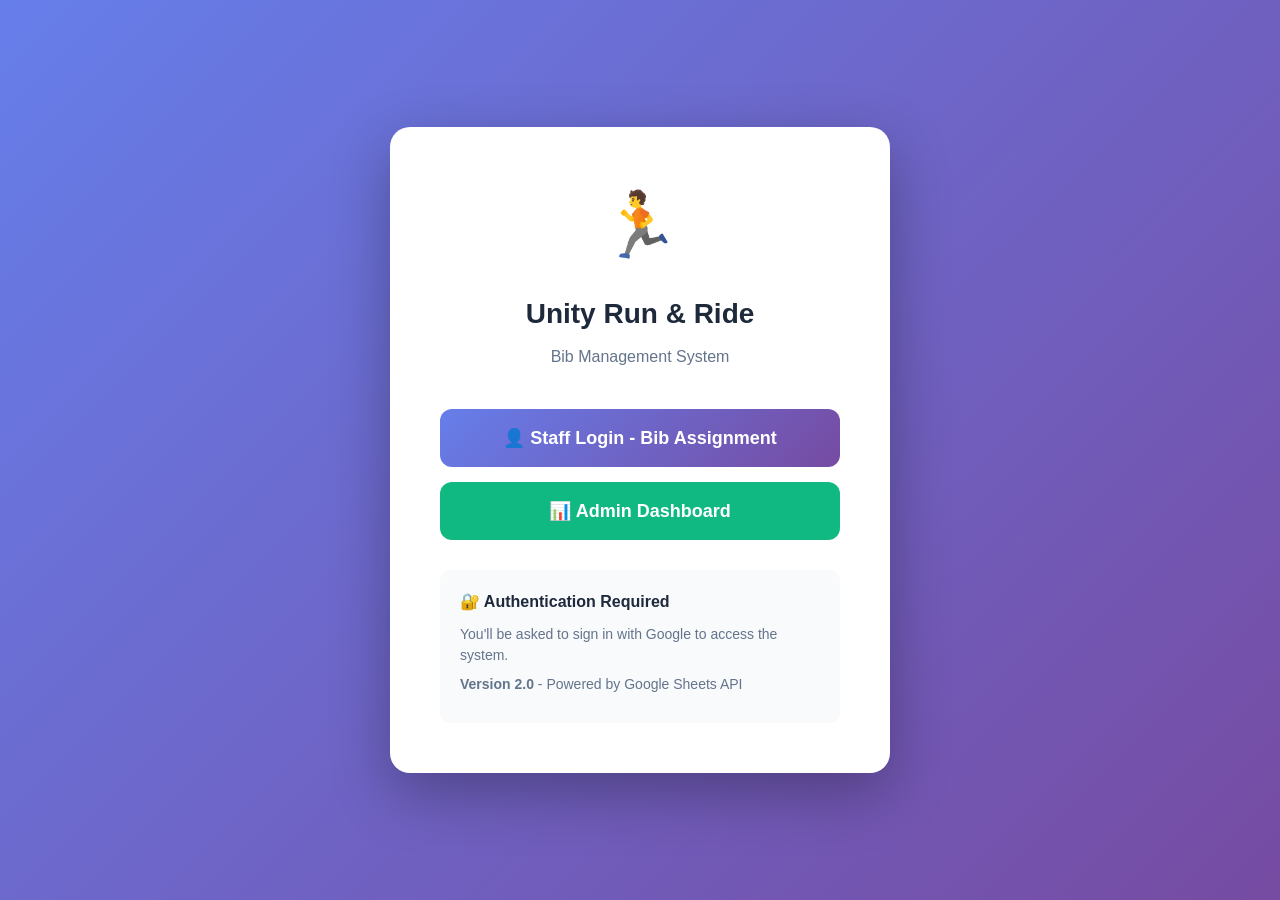
<file: index.html>
<!DOCTYPE html>
<html lang="en">
<head>
    <meta charset="UTF-8">
    <meta name="viewport" content="width=device-width, initial-scale=1.0">
    <meta name="theme-color" content="#667eea">
    <title>Unity Run & Ride - Bib Management</title>
    <link rel="stylesheet" href="css/styles.css">
    <link rel="manifest" href="manifest.json">
</head>
<body>
    <div class="login-container">
        <div class="logo">🏃</div>
        <h1>Unity Run & Ride</h1>
        <p class="subtitle">Bib Management System</p>
        
        <div class="button-group">
            <button onclick="window.location.href='app.html'" class="btn btn-primary">
                👤 Staff Login - Bib Assignment
            </button>
            <button onclick="window.location.href='dashboard.html'" class="btn btn-secondary">
                📊 Admin Dashboard
            </button>
        </div>
        
        <div class="info-box">
            <h3>🔐 Authentication Required</h3>
            <p>You'll be asked to sign in with Google to access the system.</p>
            <p><strong>Version 2.0</strong> - Powered by Google Sheets API</p>
        </div>
    </div>

    <style>
        * {
            margin: 0;
            padding: 0;
            box-sizing: border-box;
        }
        
        body {
            font-family: 'Segoe UI', Tahoma, Geneva, Verdana, sans-serif;
            background: linear-gradient(135deg, #667eea 0%, #764ba2 100%);
            min-height: 100vh;
            display: flex;
            align-items: center;
            justify-content: center;
            padding: 20px;
        }
        
        .login-container {
            background: white;
            padding: 50px;
            border-radius: 20px;
            box-shadow: 0 20px 60px rgba(0,0,0,0.3);
            max-width: 500px;
            width: 100%;
            text-align: center;
        }
        
        .logo {
            font-size: 64px;
            margin-bottom: 20px;
        }
        
        h1 {
            font-size: 28px;
            color: #1e293b;
            margin-bottom: 10px;
        }
        
        .subtitle {
            color: #64748b;
            margin-bottom: 40px;
            font-size: 16px;
        }
        
        .button-group {
            display: flex;
            flex-direction: column;
            gap: 15px;
            margin-bottom: 30px;
        }
        
        .btn {
            padding: 18px 30px;
            border: none;
            border-radius: 12px;
            font-size: 18px;
            font-weight: 600;
            cursor: pointer;
            transition: all 0.3s;
            color: white;
        }
        
        .btn-primary {
            background: linear-gradient(135deg, #667eea 0%, #764ba2 100%);
        }
        
        .btn-primary:hover {
            transform: translateY(-3px);
            box-shadow: 0 10px 25px rgba(102, 126, 234, 0.4);
        }
        
        .btn-secondary {
            background: #10b981;
        }
        
        .btn-secondary:hover {
            background: #059669;
            transform: translateY(-3px);
            box-shadow: 0 10px 25px rgba(16, 185, 129, 0.4);
        }
        
        .info-box {
            background: #f8fafc;
            padding: 20px;
            border-radius: 10px;
            text-align: left;
            font-size: 14px;
            color: #64748b;
        }
        
        .info-box h3 {
            color: #1e293b;
            font-size: 16px;
            margin-bottom: 10px;
        }
        
        .info-box p {
            margin-bottom: 8px;
        }
    </style>
</body>
</html>
</file>
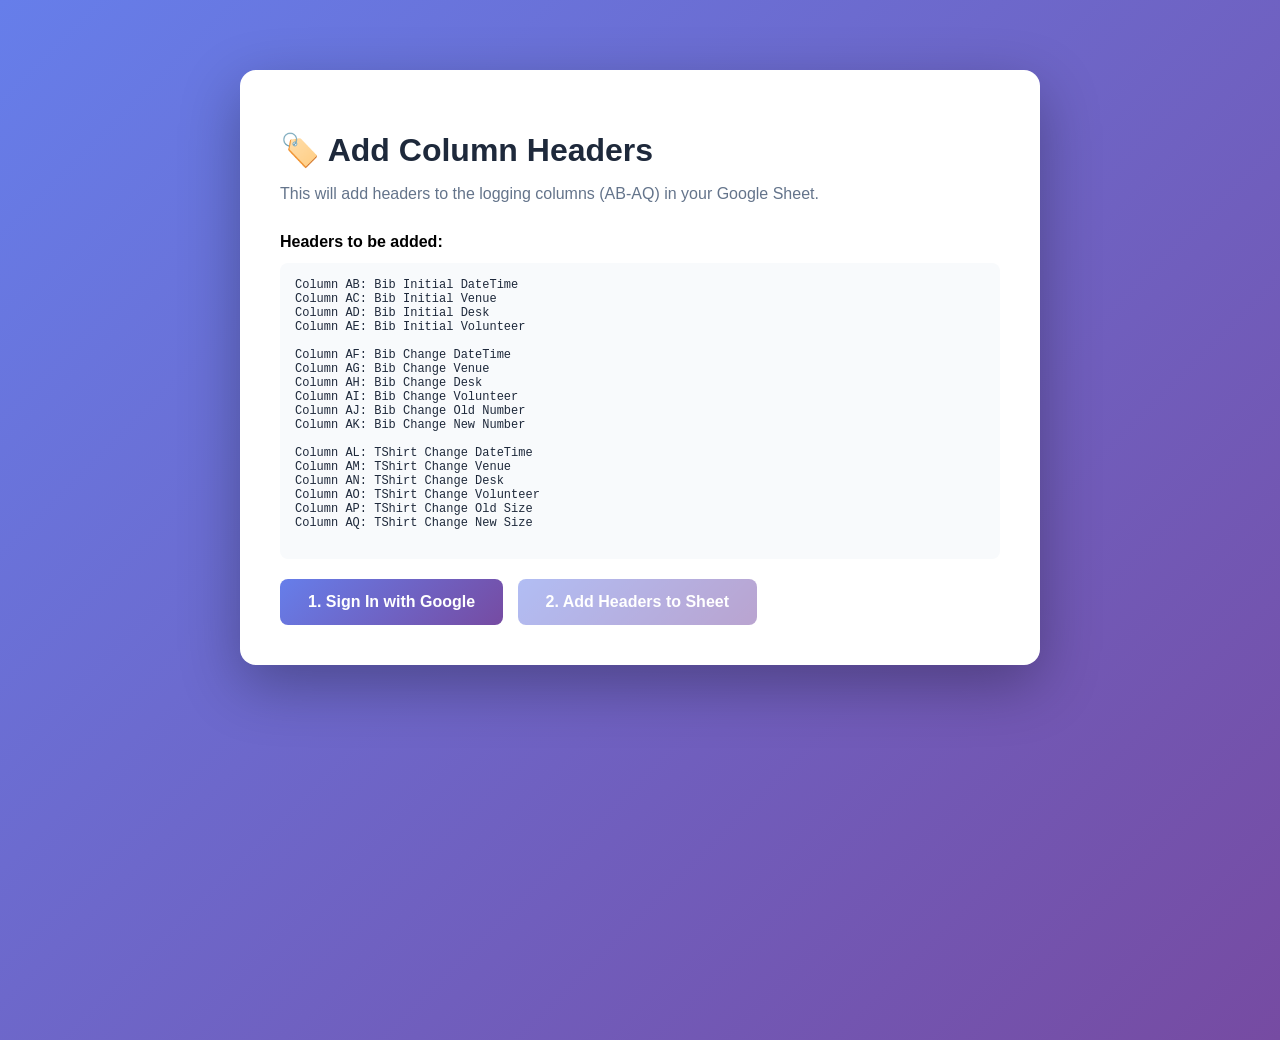
<file: add-headers.html>
<!DOCTYPE html>
<html>
<head>
    <meta charset="UTF-8">
    <title>Add Column Headers - Unity Run & Ride</title>
    <style>
        body {
            font-family: -apple-system, BlinkMacSystemFont, 'Segoe UI', Roboto, sans-serif;
            max-width: 800px;
            margin: 50px auto;
            padding: 20px;
            background: linear-gradient(135deg, #667eea 0%, #764ba2 100%);
            min-height: 100vh;
        }
        .container {
            background: white;
            padding: 40px;
            border-radius: 16px;
            box-shadow: 0 20px 60px rgba(0,0,0,0.3);
        }
        h1 { color: #1e293b; margin-bottom: 10px; }
        p { color: #64748b; margin-bottom: 30px; }
        button {
            background: linear-gradient(135deg, #667eea 0%, #764ba2 100%);
            color: white;
            border: none;
            padding: 14px 28px;
            border-radius: 8px;
            font-size: 16px;
            font-weight: 600;
            cursor: pointer;
            margin-right: 10px;
        }
        button:hover { opacity: 0.9; }
        button:disabled { opacity: 0.5; cursor: not-allowed; }
        #status {
            margin-top: 20px;
            padding: 15px;
            border-radius: 8px;
            display: none;
        }
        .success { background: #d1fae5; color: #065f46; display: block; }
        .error { background: #fee2e2; color: #991b1b; display: block; }
        .info { background: #dbeafe; color: #1e40af; display: block; }
        pre {
            background: #f8fafc;
            padding: 15px;
            border-radius: 8px;
            overflow-x: auto;
            font-size: 12px;
            color: #1e293b;
        }
    </style>
</head>
<body>
    <div class="container">
        <h1>🏷️ Add Column Headers</h1>
        <p>This will add headers to the logging columns (AB-AQ) in your Google Sheet.</p>

        <div style="margin-bottom: 20px;">
            <strong>Headers to be added:</strong>
            <pre>
Column AB: Bib Initial DateTime
Column AC: Bib Initial Venue
Column AD: Bib Initial Desk
Column AE: Bib Initial Volunteer

Column AF: Bib Change DateTime
Column AG: Bib Change Venue
Column AH: Bib Change Desk
Column AI: Bib Change Volunteer
Column AJ: Bib Change Old Number
Column AK: Bib Change New Number

Column AL: TShirt Change DateTime
Column AM: TShirt Change Venue
Column AN: TShirt Change Desk
Column AO: TShirt Change Volunteer
Column AP: TShirt Change Old Size
Column AQ: TShirt Change New Size
            </pre>
        </div>

        <button id="signInBtn">1. Sign In with Google</button>
        <button id="addHeadersBtn" disabled>2. Add Headers to Sheet</button>

        <div id="status"></div>
    </div>

    <script src="https://apis.google.com/js/api.js"></script>
    <script src="https://accounts.google.com/gsi/client" async defer></script>
    <script src="config.js"></script>
    <script>
        let tokenClient;
        let accessToken;

        // Initialize
        window.onload = async () => {
            await new Promise((resolve) => {
                gapi.load('client', resolve);
            });

            await gapi.client.init({
                apiKey: CONFIG.API_KEY,
                discoveryDocs: CONFIG.DISCOVERY_DOCS,
            });

            tokenClient = google.accounts.oauth2.initTokenClient({
                client_id: CONFIG.CLIENT_ID,
                scope: CONFIG.SCOPES,
                callback: (response) => {
                    if (response.error) {
                        showStatus('Sign-in failed: ' + response.error, 'error');
                        return;
                    }
                    accessToken = response.access_token;
                    gapi.client.setToken({ access_token: accessToken });
                    showStatus('✓ Signed in successfully!', 'success');
                    document.getElementById('addHeadersBtn').disabled = false;
                }
            });
        };

        document.getElementById('signInBtn').addEventListener('click', () => {
            tokenClient.requestAccessToken();
        });

        document.getElementById('addHeadersBtn').addEventListener('click', async () => {
            if (!accessToken) {
                showStatus('Please sign in first', 'error');
                return;
            }

            try {
                showStatus('Adding headers to sheet...', 'info');
                document.getElementById('addHeadersBtn').disabled = true;

                // Define headers
                const headers = [
                    'Bib Initial DateTime',
                    'Bib Initial Venue',
                    'Bib Initial Desk',
                    'Bib Initial Volunteer',
                    'Bib Change DateTime',
                    'Bib Change Venue',
                    'Bib Change Desk',
                    'Bib Change Volunteer',
                    'Bib Change Old Number',
                    'Bib Change New Number',
                    'TShirt Change DateTime',
                    'TShirt Change Venue',
                    'TShirt Change Desk',
                    'TShirt Change Volunteer',
                    'TShirt Change Old Size',
                    'TShirt Change New Size'
                ];

                // Add headers to row 1, starting at column AB (27)
                await gapi.client.sheets.spreadsheets.values.update({
                    spreadsheetId: CONFIG.SHEET_ID,
                    range: `${CONFIG.SHEET_NAME}!AB1:AQ1`,
                    valueInputOption: 'RAW',
                    resource: {
                        values: [headers]
                    }
                });

                // Format the header row (bold, centered, background color)
                await gapi.client.sheets.spreadsheets.batchUpdate({
                    spreadsheetId: CONFIG.SHEET_ID,
                    resource: {
                        requests: [
                            {
                                repeatCell: {
                                    range: {
                                        sheetId: 0,
                                        startRowIndex: 0,
                                        endRowIndex: 1,
                                        startColumnIndex: 27, // Column AB
                                        endColumnIndex: 43    // Column AQ
                                    },
                                    cell: {
                                        userEnteredFormat: {
                                            backgroundColor: { red: 0.4, green: 0.5, blue: 0.9 },
                                            textFormat: {
                                                foregroundColor: { red: 1, green: 1, blue: 1 },
                                                bold: true
                                            },
                                            horizontalAlignment: 'CENTER',
                                            verticalAlignment: 'MIDDLE'
                                        }
                                    },
                                    fields: 'userEnteredFormat(backgroundColor,textFormat,horizontalAlignment,verticalAlignment)'
                                }
                            },
                            {
                                autoResizeDimensions: {
                                    dimensions: {
                                        sheetId: 0,
                                        dimension: 'COLUMNS',
                                        startIndex: 27,
                                        endIndex: 43
                                    }
                                }
                            }
                        ]
                    }
                });

                showStatus('✅ SUCCESS! Headers added and formatted in columns AB-AQ', 'success');
                document.getElementById('addHeadersBtn').textContent = '✓ Headers Added';

            } catch (error) {
                console.error('Error:', error);
                showStatus('❌ Error: ' + (error.result?.error?.message || error.message), 'error');
                document.getElementById('addHeadersBtn').disabled = false;
            }
        });

        function showStatus(message, type) {
            const status = document.getElementById('status');
            status.textContent = message;
            status.className = type;
        }
    </script>
</body>
</html>
</file>
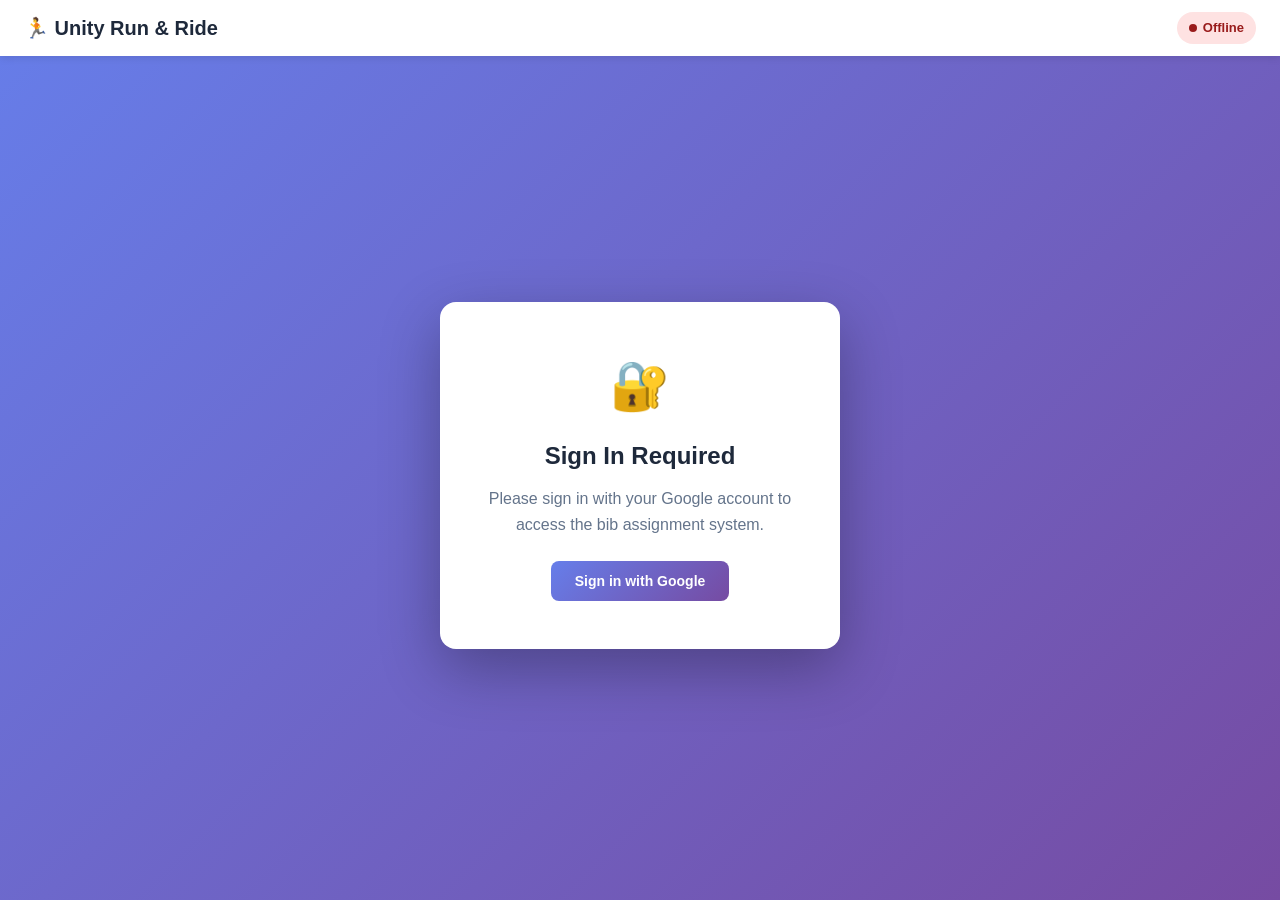
<file: app.html>
<!DOCTYPE html>
<html lang="en">
<head>
    <meta charset="UTF-8">
    <meta name="viewport" content="width=device-width, initial-scale=1.0">
    <meta name="theme-color" content="#667eea">
    <title>Unity Run & Ride - Bib Assignment</title>
    <link rel="stylesheet" href="css/styles.css">
    <link rel="manifest" href="manifest.json">
</head>
<body>
    <!-- Compact Header -->
    <header class="header">
        <div class="header-left-info">
            <div class="header-title">🏃 Unity Run & Ride</div>
            <div id="sessionInfo" class="session-info" style="display:none;">
                <span class="session-item">📍 <strong id="sessionVenue">-</strong></span>
                <span class="session-item">🖥️ Desk <strong id="sessionDesk">-</strong></span>
                <span class="session-item">👤 <strong id="sessionVolunteer">-</strong></span>
            </div>
        </div>
        <div class="header-actions">
            <div id="connectionStatus" class="status-indicator">
                <span class="status-dot"></span>
                <span id="statusText">Offline</span>
            </div>
            <button id="dashboardBtn" class="btn-header" style="display:none">📊 Dashboard</button>
            <button id="settingsBtn" class="btn-header" style="display:none">⚙️</button>
            <button id="signOutBtn" class="btn-header" style="display:none">🚪</button>
        </div>
    </header>

    <!-- Auth Section -->
    <div id="authSection" class="auth-container">
        <div class="auth-box">
            <div class="auth-icon">🔐</div>
            <h2>Sign In Required</h2>
            <p>Please sign in with your Google account to access the bib assignment system.</p>
            <button id="signInBtn" class="btn-primary">Sign in with Google</button>
        </div>
    </div>

    <!-- Main App -->
    <main id="mainApp" class="main-container" style="display:none;">
        <!-- Search Section -->
        <div class="search-container">
            <div class="search-wrapper">
                <span class="search-icon">🔍</span>
                <input 
                    type="text" 
                    id="searchInput" 
                    class="search-input" 
                    placeholder="Search by Mobile, Email, or Name..."
                    autocomplete="off"
                >
                <button id="clearSearchBtn" class="btn-clear" style="display:none;">×</button>
                <span class="search-shortcut">/</span>
            </div>
            <div class="search-hint">💡 Try: 9014695864, email@example.com, or "Rajesh"</div>
        </div>

        <!-- Stats Bar -->
        <div id="statsBar" class="stats-bar" style="display:none;">
            <span>📊 Quick Stats:</span>
            <span id="statsText">Loading...</span>
        </div>

        <!-- Results Container (Cards) -->
        <div id="cardsContainer" class="cards-container"></div>

        <!-- Empty State -->
        <div id="emptyState" class="empty-state">
            <div class="empty-icon">🔍</div>
            <h3>Start by searching for a participant</h3>
            <p>Enter a mobile number, email, or name to get started</p>
            <p class="empty-hint">Press <kbd>/</kbd> to focus search</p>
        </div>

        <!-- Offline Queue Banner -->
        <div id="queueBanner" class="queue-banner" style="display:none;">
            <div class="queue-info">
                <span class="queue-icon">📦</span>
                <span id="queueText">6 pending assignments in offline queue</span>
            </div>
            <div class="queue-actions">
                <button id="syncBtn" class="btn-small">🔄 Sync</button>
                <button id="clearQueueBtn" class="btn-small btn-danger">🗑️ Clear</button>
            </div>
        </div>
    </main>

    <!-- Settings Panel (Slide-out) -->
    <div id="settingsPanel" class="settings-panel">
        <div class="settings-overlay"></div>
        <div class="settings-content">
            <div class="settings-header">
                <h2>⚙️ Session Settings</h2>
                <button id="closeSettingsBtn" class="btn-close">×</button>
            </div>
            
            <div class="settings-body">
                <div class="setting-group">
                    <label class="setting-label">📍 Venue</label>
                    <div class="radio-group">
                        <label class="radio-option">
                            <input type="radio" name="venue" value="Prabhadevi">
                            <span>Prabhadevi</span>
                        </label>
                        <label class="radio-option">
                            <input type="radio" name="venue" value="Andheri">
                            <span>Andheri</span>
                        </label>
                    </div>
                </div>

                <div class="setting-group">
                    <label class="setting-label">🖥️ Desk Number</label>
                    <div class="desk-group">
                        <button class="desk-btn" data-desk="1">1</button>
                        <button class="desk-btn" data-desk="2">2</button>
                        <button class="desk-btn" data-desk="3">3</button>
                        <button class="desk-btn" data-desk="4">4</button>
                    </div>
                </div>

                <div class="setting-group">
                    <label class="setting-label">👤 Your Name</label>
                    <input type="text" id="staffNameInput" class="setting-input" placeholder="Enter your name">
                </div>

                <button id="saveSettingsBtn" class="btn-primary btn-full">✓ Save Settings</button>

                <div class="settings-divider"></div>

                <div class="settings-actions">
                    <button id="viewStatsBtn" class="btn-secondary btn-full">📊 View Statistics</button>
                </div>
            </div>
        </div>
    </div>

    <!-- Loading Overlay -->
    <div id="loadingOverlay" class="loading-overlay" style="display:none;">
        <div class="spinner"></div>
        <p id="loadingText">Loading...</p>
    </div>

    <!-- Scripts -->
    <script src="https://apis.google.com/js/api.js"></script>
    <script src="https://accounts.google.com/gsi/client" async defer></script>
    <script src="config.js"></script>
    <script src="js/sheets-api.js"></script>
    <script src="js/offline.js"></script>
    <script src="js/app.js"></script>
</body>
</html>
</file>
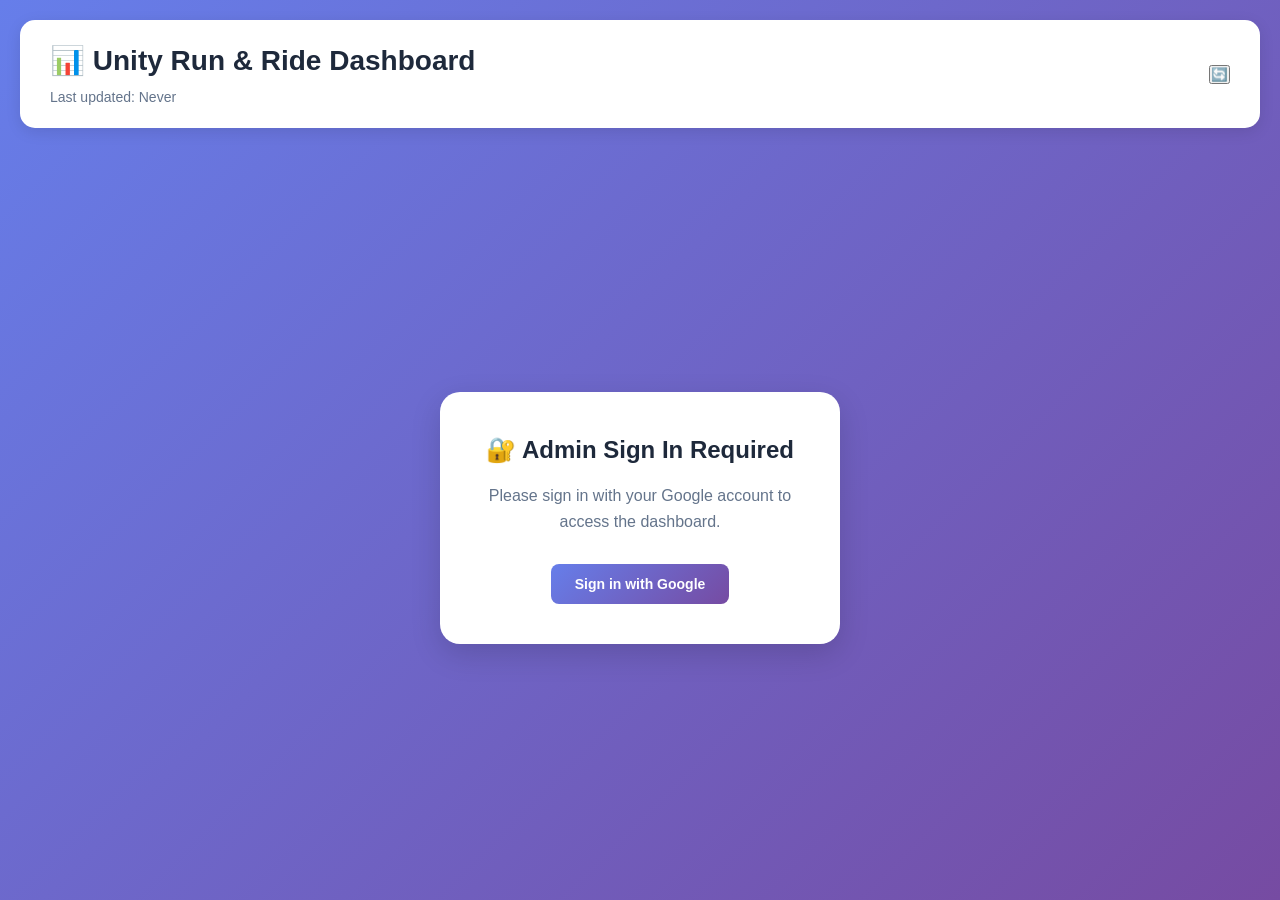
<file: dashboard.html>
<!DOCTYPE html>
<html lang="en">
<head>
    <meta charset="UTF-8">
    <meta name="viewport" content="width=device-width, initial-scale=1.0">
    <meta name="theme-color" content="#667eea">
    <title>Admin Dashboard - Unity Run & Ride</title>
    <link rel="stylesheet" href="css/styles.css">
</head>
<body>
    <div class="dashboard-container">
        <!-- Header -->
        <header class="dashboard-header">
            <div class="header-left">
                <h1>📊 Unity Run & Ride Dashboard</h1>
                <p id="lastUpdate">Last updated: Never</p>
            </div>
            <div class="header-right">
                <button id="refreshBtn" class="btn-icon" title="Refresh">🔄</button>
                <button id="signOutBtn" class="btn-icon" title="Sign Out" style="display:none">🚪</button>
            </div>
        </header>

        <!-- Auth Section -->
        <div id="authSection" class="auth-section">
            <div class="auth-card">
                <h2>🔐 Admin Sign In Required</h2>
                <p>Please sign in with your Google account to access the dashboard.</p>
                <button id="signInBtn" class="btn btn-primary">
                    Sign in with Google
                </button>
            </div>
        </div>

        <!-- Main Dashboard (hidden until signed in) -->
        <div id="mainDashboard" style="display:none;">
            <!-- Summary Cards -->
            <div class="stats-grid">
                <div class="stat-card primary">
                    <div class="stat-icon">👥</div>
                    <div class="stat-content">
                        <div class="stat-value" id="totalRegistrants">0</div>
                        <div class="stat-label">Total Registrants</div>
                    </div>
                </div>
                
                <div class="stat-card success">
                    <div class="stat-icon">✓</div>
                    <div class="stat-content">
                        <div class="stat-value" id="totalAssigned">0</div>
                        <div class="stat-label">Bibs Assigned</div>
                    </div>
                </div>
                
                <div class="stat-card warning">
                    <div class="stat-icon">⏳</div>
                    <div class="stat-content">
                        <div class="stat-value" id="totalPending">0</div>
                        <div class="stat-label">Pending</div>
                    </div>
                </div>
                
                <div class="stat-card info">
                    <div class="stat-icon">📈</div>
                    <div class="stat-content">
                        <div class="stat-value" id="completionRate">0%</div>
                        <div class="stat-label">Completion Rate</div>
                    </div>
                </div>
            </div>

            <!-- Category Breakdown -->
            <div class="section-card">
                <h2>📊 Category Breakdown</h2>
                <div id="categoryStats" class="category-grid"></div>
            </div>

            <!-- Venue Performance -->
            <div class="section-card">
                <h2>📍 Venue Performance</h2>
                <div id="venueStats" class="venue-grid"></div>
            </div>

            <!-- Desk Performance -->
            <div class="section-card">
                <h2>🖥️ Desk Performance</h2>
                <div id="deskStats" class="desk-grid"></div>
            </div>

            <!-- Recent Assignments -->
            <div class="section-card">
                <h2>📝 Recent Assignments</h2>
                <div id="recentAssignments" class="assignments-list"></div>
            </div>
        </div>

        <!-- Loading Overlay -->
        <div id="loadingOverlay" class="loading-overlay" style="display:none;">
            <div class="spinner"></div>
            <p id="loadingText">Loading...</p>
        </div>
    </div>

    <!-- Scripts -->
    <script src="https://apis.google.com/js/api.js"></script>
    <script src="https://accounts.google.com/gsi/client" async defer></script>
    <script src="config.js"></script>
    <script src="js/sheets-api.js"></script>
    <script src="js/dashboard.js"></script>
</body>
</html>
</file>
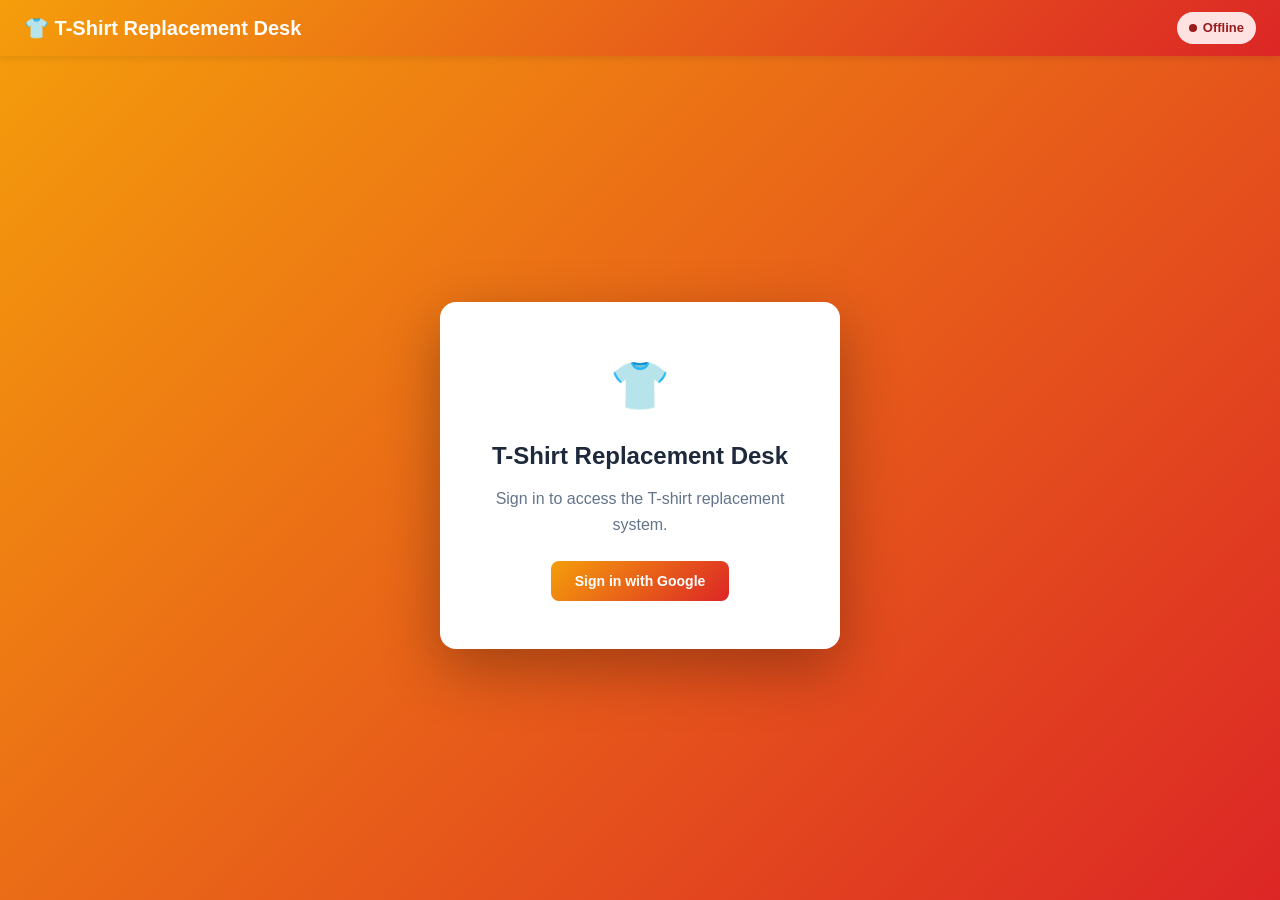
<file: tshirt-app.html>
<!DOCTYPE html>
<html lang="en">
<head>
    <meta charset="UTF-8">
    <meta name="viewport" content="width=device-width, initial-scale=1.0">
    <meta name="theme-color" content="#f59e0b">
    <title>T-Shirt Replacement - Unity Run & Ride</title>
    <link rel="stylesheet" href="css/styles.css">
    <link rel="manifest" href="manifest.json">
    <style>
        /* T-Shirt specific overrides */
        body {
            background: linear-gradient(135deg, #f59e0b 0%, #dc2626 100%);
        }
        .header {
            background: linear-gradient(135deg, #f59e0b 0%, #dc2626 100%);
            color: white;
        }
        .header-title {
            color: white;
        }
        .session-info {
            color: rgba(255,255,255,0.9);
        }
        .session-item strong {
            color: white;
        }
        .participant-card {
            border-left-color: #f59e0b !important;
        }
        .btn-primary {
            background: linear-gradient(135deg, #f59e0b 0%, #dc2626 100%);
        }
        .tshirt-change-badge {
            background: #fef3c7;
            color: #92400e;
            padding: 4px 12px;
            border-radius: 6px;
            font-size: 12px;
            font-weight: 600;
        }
    </style>
</head>
<body>
    <!-- Header -->
    <header class="header">
        <div class="header-left-info">
            <div class="header-title">👕 T-Shirt Replacement Desk</div>
            <div id="sessionInfo" class="session-info" style="display:none;">
                <span class="session-item">📍 <strong id="sessionVenue">-</strong></span>
                <span class="session-item">🖥️ Desk <strong id="sessionDesk">-</strong></span>
                <span class="session-item">👤 <strong id="sessionVolunteer">-</strong></span>
            </div>
        </div>
        <div class="header-actions">
            <div id="connectionStatus" class="status-indicator">
                <span class="status-dot"></span>
                <span id="statusText">Offline</span>
            </div>
            <button id="settingsBtn" class="btn-header" style="display:none">⚙️</button>
            <button id="signOutBtn" class="btn-header" style="display:none">🚪</button>
        </div>
    </header>

    <!-- Auth Section -->
    <div id="authSection" class="auth-container">
        <div class="auth-box">
            <div class="auth-icon">👕</div>
            <h2>T-Shirt Replacement Desk</h2>
            <p>Sign in to access the T-shirt replacement system.</p>
            <button id="signInBtn" class="btn-primary">Sign in with Google</button>
        </div>
    </div>

    <!-- Main App -->
    <main id="mainApp" class="main-container" style="display:none;">
        <!-- Search Section -->
        <div class="search-container">
            <div class="search-wrapper">
                <span class="search-icon">🔍</span>
                <input 
                    type="text" 
                    id="searchInput" 
                    class="search-input" 
                    placeholder="Search by Mobile, Email, Name, or Bib Number..."
                    autocomplete="off"
                >
                <button id="clearSearchBtn" class="btn-clear" style="display:none;">×</button>
                <span class="search-shortcut">/</span>
            </div>
            <div class="search-hint">💡 Search by phone, email, name, or existing bib number</div>
        </div>

        <!-- Stats Bar -->
        <div id="statsBar" class="stats-bar" style="display:none;">
            <span>👕 T-Shirt Changes:</span>
            <span id="statsText">Loading...</span>
        </div>

        <!-- Results Container (Cards) -->
        <div id="cardsContainer" class="cards-container"></div>

        <!-- Empty State -->
        <div id="emptyState" class="empty-state">
            <div class="empty-icon">🔍</div>
            <h3>Search for a participant</h3>
            <p>Enter their mobile number, email, name, or bib number</p>
            <p class="empty-hint">Press <kbd>/</kbd> to focus search</p>
        </div>

        <!-- Queue Banner -->
        <div id="queueBanner" class="queue-banner" style="display:none;">
            <div class="queue-info">
                <span class="queue-icon">📦</span>
                <span id="queueText">Pending changes in offline queue</span>
            </div>
            <div class="queue-actions">
                <button id="syncBtn" class="btn-small">🔄 Sync</button>
                <button id="clearQueueBtn" class="btn-small btn-danger">🗑️ Clear</button>
            </div>
        </div>
    </main>

    <!-- Settings Panel -->
    <div id="settingsPanel" class="settings-panel">
        <div class="settings-overlay"></div>
        <div class="settings-content">
            <div class="settings-header">
                <h2>⚙️ T-Shirt Desk Settings</h2>
                <button id="closeSettingsBtn" class="btn-close">×</button>
            </div>
            
            <div class="settings-body">
                <div class="setting-group">
                    <label class="setting-label">📍 Venue</label>
                    <div class="radio-group">
                        <label class="radio-option">
                            <input type="radio" name="venue" value="Prabhadevi">
                            <span>Prabhadevi</span>
                        </label>
                        <label class="radio-option">
                            <input type="radio" name="venue" value="Andheri">
                            <span>Andheri</span>
                        </label>
                    </div>
                </div>

                <div class="setting-group">
                    <label class="setting-label">👕 T-Shirt Replacement Desk</label>
                    <div class="desk-group">
                        <button class="desk-btn" data-desk="1">1</button>
                        <button class="desk-btn" data-desk="2">2</button>
                        <button class="desk-btn" data-desk="3">3</button>
                    </div>
                </div>

                <div class="setting-group">
                    <label class="setting-label">👤 Your Name</label>
                    <input type="text" id="staffNameInput" class="setting-input" placeholder="Enter your name">
                </div>

                <button id="saveSettingsBtn" class="btn-primary btn-full">✓ Save Settings</button>

                <div class="settings-divider"></div>

                <div class="settings-actions">
                    <a href="app.html" class="btn-secondary btn-full" style="text-align: center; display: block; text-decoration: none;">
                        🏃 Switch to Bib Assignment
                    </a>
                </div>
            </div>
        </div>
    </div>

    <!-- Loading Overlay -->
    <div id="loadingOverlay" class="loading-overlay" style="display:none;">
        <div class="spinner"></div>
        <p id="loadingText">Loading...</p>
    </div>

    <!-- Scripts -->
    <script src="https://apis.google.com/js/api.js"></script>
    <script src="https://accounts.google.com/gsi/client" async defer></script>
    <script src="config.js"></script>
    <script src="js/sheets-api.js"></script>
    <script src="js/offline.js"></script>
    <script src="js/tshirt-app.js"></script>
</body>
</html>
</file>
<file: css/styles.css>
/**
 * Card-Based UI Styles - Unity Run & Ride
 * Clean, modern, desktop-optimized design
 */

/* ═══════════════════════════════════════════════════════════
   RESET & BASE
   ═══════════════════════════════════════════════════════════ */

* {
    margin: 0;
    padding: 0;
    box-sizing: border-box;
    /* Better touch performance */
    -webkit-tap-highlight-color: transparent;
}

body {
    font-family: -apple-system, BlinkMacSystemFont, 'Segoe UI', Roboto, Oxygen, Ubuntu, sans-serif;
    background: linear-gradient(135deg, #667eea 0%, #764ba2 100%);
    min-height: 100vh;
    color: #1e293b;
    line-height: 1.5;
    /* Prevent text size adjustment on mobile */
    -webkit-text-size-adjust: 100%;
    -moz-text-size-adjust: 100%;
    text-size-adjust: 100%;
    /* Smooth scrolling */
    scroll-behavior: smooth;
}

/* ═══════════════════════════════════════════════════════════
   HEADER - Compact & Clean
   ═══════════════════════════════════════════════════════════ */

.header {
    background: white;
    padding: 12px 24px;
    display: flex;
    justify-content: space-between;
    align-items: center;
    box-shadow: 0 2px 8px rgba(0,0,0,0.1);
    position: sticky;
    top: 0;
    z-index: 100;
}

.header-left-info {
    display: flex;
    flex-direction: column;
    gap: 4px;
}

.header-title {
    font-size: 20px;
    font-weight: 700;
    color: #1e293b;
}

.session-info {
    display: flex;
    gap: 16px;
    font-size: 12px;
    color: #64748b;
}

.session-item {
    display: flex;
    align-items: center;
    gap: 4px;
}

.session-item strong {
    color: #1e293b;
    font-weight: 600;
}

.header-actions {
    display: flex;
    gap: 12px;
    align-items: center;
}

.status-indicator {
    display: flex;
    align-items: center;
    gap: 6px;
    padding: 6px 12px;
    border-radius: 20px;
    font-size: 13px;
    font-weight: 600;
    background: #fee2e2;
    color: #991b1b;
}

.status-indicator.online {
    background: #d1fae5;
    color: #065f46;
}

.status-dot {
    width: 8px;
    height: 8px;
    border-radius: 50%;
    background: currentColor;
    animation: pulse 2s infinite;
}

@keyframes pulse {
    0%, 100% { opacity: 1; }
    50% { opacity: 0.5; }
}

.btn-header {
    background: none;
    border: none;
    padding: 8px 12px;
    border-radius: 8px;
    font-size: 14px;
    cursor: pointer;
    transition: background 0.2s;
    color: #64748b;
    font-weight: 600;
}

.btn-header:hover {
    background: #f8fafc;
}

/* ═══════════════════════════════════════════════════════════
   AUTH SECTION
   ═══════════════════════════════════════════════════════════ */

.auth-container {
    display: flex;
    align-items: center;
    justify-content: center;
    min-height: calc(100vh - 60px);
    padding: 40px;
}

.auth-box {
    background: white;
    padding: 48px;
    border-radius: 16px;
    box-shadow: 0 20px 60px rgba(0,0,0,0.3);
    text-align: center;
    max-width: 400px;
}

.auth-icon {
    font-size: 48px;
    margin-bottom: 16px;
}

.auth-box h2 {
    font-size: 24px;
    margin-bottom: 12px;
    color: #1e293b;
}

.auth-box p {
    color: #64748b;
    margin-bottom: 24px;
    line-height: 1.6;
}

/* ═══════════════════════════════════════════════════════════
   MAIN CONTAINER
   ═══════════════════════════════════════════════════════════ */

.main-container {
    max-width: 800px;
    margin: 0 auto;
    padding: 40px 24px;
}

/* ═══════════════════════════════════════════════════════════
   SEARCH BOX - Primary Action
   ═══════════════════════════════════════════════════════════ */

.search-container {
    margin-bottom: 24px;
}

.search-wrapper {
    position: relative;
    display: flex;
    align-items: center;
    background: white;
    border-radius: 12px;
    padding: 0 16px;
    box-shadow: 0 4px 12px rgba(0,0,0,0.1);
    transition: box-shadow 0.2s;
}

.search-wrapper:focus-within {
    box-shadow: 0 4px 20px rgba(102, 126, 234, 0.3);
}

.search-icon {
    font-size: 20px;
    margin-right: 12px;
    color: #64748b;
}

.search-input {
    flex: 1;
    border: none;
    outline: none;
    padding: 16px 0;
    font-size: 16px;
    color: #1e293b;
}

.search-input::placeholder {
    color: #94a3b8;
}

.btn-clear {
    background: none;
    border: none;
    font-size: 24px;
    color: #94a3b8;
    cursor: pointer;
    padding: 0 8px;
    line-height: 1;
}

.btn-clear:hover {
    color: #64748b;
}

.search-shortcut {
    padding: 4px 8px;
    background: #f8fafc;
    border-radius: 4px;
    font-size: 12px;
    color: #94a3b8;
    font-weight: 600;
    border: 1px solid #e2e8f0;
}

.search-hint {
    margin-top: 8px;
    font-size: 13px;
    color: rgba(255,255,255,0.9);
    text-align: center;
}

/* ═══════════════════════════════════════════════════════════
   STATS BAR
   ═══════════════════════════════════════════════════════════ */

.stats-bar {
    background: rgba(255,255,255,0.95);
    padding: 12px 20px;
    border-radius: 8px;
    margin-bottom: 24px;
    font-size: 14px;
    color: #64748b;
    text-align: center;
}

.stats-bar span:first-child {
    font-weight: 600;
    margin-right: 8px;
}

/* ═══════════════════════════════════════════════════════════
   RESULT CARDS - The Heart of the UI
   ═══════════════════════════════════════════════════════════ */

.cards-container {
    display: flex;
    flex-direction: column;
    gap: 16px;
}

.participant-card {
    background: white;
    border-radius: 12px;
    padding: 20px;
    box-shadow: 0 2px 8px rgba(0,0,0,0.1);
    border-left: 4px solid transparent;
    transition: all 0.2s;
    cursor: pointer;
}

.participant-card:hover {
    transform: translateY(-2px);
    box-shadow: 0 4px 16px rgba(0,0,0,0.15);
}

/* Card States */
.participant-card.no-bib {
    border-left-color: #f59e0b;
}

.participant-card.has-bib {
    border-left-color: #10b981;
}

.participant-card.editing {
    background: #dbeafe;
    border-left-color: #3b82f6;
}

/* Card Header */
.card-header {
    display: flex;
    justify-content: space-between;
    align-items: flex-start;
    margin-bottom: 12px;
}

.card-identity {
    flex: 1;
}

.card-name {
    font-size: 18px;
    font-weight: 700;
    color: #1e293b;
    text-transform: uppercase;
    margin-bottom: 4px;
}

.card-demographics {
    font-size: 14px;
    color: #64748b;
}

.card-demographics span {
    margin-right: 8px;
}

.card-demographics span:not(:last-child)::after {
    content: "•";
    margin-left: 8px;
    color: #cbd5e1;
}

.card-contact {
    font-size: 14px;
    color: #94a3b8;
    margin-top: 4px;
}

/* Card Status Line */
.card-status {
    display: flex;
    justify-content: space-between;
    align-items: center;
    padding-top: 12px;
    border-top: 1px solid #f1f5f9;
}

.card-tshirt {
    display: flex;
    align-items: center;
    gap: 8px;
    font-size: 16px;
    font-weight: 700;
}

.tshirt-icon {
    width: 32px;
    height: 32px;
    border-radius: 6px;
    display: flex;
    align-items: center;
    justify-content: center;
    font-size: 14px;
    background: linear-gradient(135deg, #667eea 0%, #764ba2 100%);
    color: white;
}

.card-bib-status {
    display: flex;
    align-items: center;
    gap: 12px;
}

.bib-info {
    font-size: 14px;
    font-weight: 600;
}

.bib-info.assigned {
    color: #10b981;
}

.bib-info.pending {
    color: #f59e0b;
}

/* Card Expansion Area */
.card-expansion {
    max-height: 0;
    overflow: hidden;
    transition: max-height 0.3s ease;
}

.card-expansion.expanded {
    max-height: 400px;
    margin-top: 20px;
}

.expansion-content {
    background: white;
    border-radius: 8px;
    padding: 20px;
    border: 2px solid #e2e8f0;
}

.expansion-context {
    background: #f8fafc;
    padding: 12px;
    border-radius: 6px;
    margin-bottom: 16px;
    font-size: 13px;
    color: #64748b;
}

.expansion-form {
    margin-top: 16px;
}

.form-label {
    display: block;
    font-size: 14px;
    font-weight: 600;
    color: #1e293b;
    margin-bottom: 8px;
}

.form-input-wrapper {
    position: relative;
}

.form-input {
    width: 100%;
    padding: 14px 60px 14px 14px;
    border: 2px solid #e2e8f0;
    border-radius: 8px;
    font-size: 16px;
    transition: border-color 0.2s;
}

.form-input:focus {
    outline: none;
    border-color: #667eea;
}

.form-input.valid {
    border-color: #10b981;
}

.form-input.invalid {
    border-color: #dc2626;
}

.input-validation {
    position: absolute;
    right: 14px;
    top: 50%;
    transform: translateY(-50%);
    font-size: 14px;
    font-weight: 600;
}

.input-validation.valid {
    color: #10b981;
}

.input-validation.invalid {
    color: #dc2626;
}

.form-hint {
    margin-top: 8px;
    font-size: 12px;
    color: #64748b;
}

.form-actions {
    display: flex;
    gap: 12px;
    margin-top: 20px;
}

/* ═══════════════════════════════════════════════════════════
   BUTTONS
   ═══════════════════════════════════════════════════════════ */

button {
    font-family: inherit;
}

.btn-primary {
    background: linear-gradient(135deg, #667eea 0%, #764ba2 100%);
    color: white;
    border: none;
    padding: 12px 24px;
    border-radius: 8px;
    font-size: 14px;
    font-weight: 600;
    cursor: pointer;
    transition: all 0.2s;
}

.btn-primary:hover {
    transform: translateY(-2px);
    box-shadow: 0 8px 20px rgba(102, 126, 234, 0.4);
}

.btn-secondary {
    background: #f8fafc;
    color: #64748b;
    border: 2px solid #e2e8f0;
    padding: 12px 24px;
    border-radius: 8px;
    font-size: 14px;
    font-weight: 600;
    cursor: pointer;
    transition: all 0.2s;
}

.btn-secondary:hover {
    background: #f1f5f9;
    border-color: #cbd5e1;
}

.btn-small {
    padding: 8px 16px;
    font-size: 13px;
    border-radius: 6px;
    border: none;
    background: #f8fafc;
    color: #64748b;
    font-weight: 600;
    cursor: pointer;
    transition: background 0.2s;
}

.btn-small:hover {
    background: #f1f5f9;
}

.btn-danger {
    background: #fee2e2;
    color: #dc2626;
}

.btn-danger:hover {
    background: #fecaca;
}

.btn-action {
    padding: 8px 16px;
    border-radius: 6px;
    border: none;
    font-size: 13px;
    font-weight: 600;
    cursor: pointer;
    transition: all 0.2s;
}

.btn-edit {
    background: #dbeafe;
    color: #1e40af;
}

.btn-edit:hover {
    background: #bfdbfe;
}

.btn-assign {
    background: #fef3c7;
    color: #92400e;
}

.btn-assign:hover {
    background: #fde68a;
}

.btn-full {
    width: 100%;
}

/* ═══════════════════════════════════════════════════════════
   SETTINGS PANEL - Slide-out
   ═══════════════════════════════════════════════════════════ */

.settings-panel {
    position: fixed;
    top: 0;
    left: 0;
    right: 0;
    bottom: 0;
    z-index: 200;
    pointer-events: none;
    transition: opacity 0.3s;
    opacity: 0;
}

.settings-panel.open {
    pointer-events: all;
    opacity: 1;
}

.settings-overlay {
    position: absolute;
    top: 0;
    left: 0;
    right: 0;
    bottom: 0;
    background: rgba(0,0,0,0.5);
    backdrop-filter: blur(4px);
}

.settings-content {
    position: absolute;
    top: 0;
    right: 0;
    bottom: 0;
    width: 400px;
    background: white;
    box-shadow: -4px 0 20px rgba(0,0,0,0.2);
    transform: translateX(100%);
    transition: transform 0.3s ease;
    display: flex;
    flex-direction: column;
}

.settings-panel.open .settings-content {
    transform: translateX(0);
}

.settings-header {
    display: flex;
    justify-content: space-between;
    align-items: center;
    padding: 20px 24px;
    border-bottom: 1px solid #e2e8f0;
}

.settings-header h2 {
    font-size: 20px;
    font-weight: 700;
    color: #1e293b;
}

.btn-close {
    background: none;
    border: none;
    font-size: 32px;
    line-height: 1;
    cursor: pointer;
    color: #94a3b8;
    padding: 0;
}

.btn-close:hover {
    color: #64748b;
}

.settings-body {
    flex: 1;
    padding: 24px;
    overflow-y: auto;
}

.setting-group {
    margin-bottom: 24px;
}

.setting-label {
    display: block;
    font-size: 14px;
    font-weight: 600;
    color: #1e293b;
    margin-bottom: 12px;
}

.radio-group {
    display: flex;
    flex-direction: column;
    gap: 8px;
}

.radio-option {
    display: flex;
    align-items: center;
    padding: 12px;
    border: 2px solid #e2e8f0;
    border-radius: 8px;
    cursor: pointer;
    transition: all 0.2s;
}

.radio-option:hover {
    border-color: #cbd5e1;
    background: #f8fafc;
}

.radio-option input[type="radio"] {
    margin-right: 12px;
    width: 18px;
    height: 18px;
    cursor: pointer;
}

.radio-option input[type="radio"]:checked + span {
    font-weight: 600;
    color: #667eea;
}

.desk-group {
    display: grid;
    grid-template-columns: repeat(4, 1fr);
    gap: 8px;
}

.desk-btn {
    padding: 12px;
    border: 2px solid #e2e8f0;
    border-radius: 8px;
    background: white;
    font-size: 16px;
    font-weight: 600;
    color: #64748b;
    cursor: pointer;
    transition: all 0.2s;
}

.desk-btn:hover {
    border-color: #cbd5e1;
}

.desk-btn.active {
    border-color: #667eea;
    background: #f0f4ff;
    color: #667eea;
}

.setting-input {
    width: 100%;
    padding: 12px;
    border: 2px solid #e2e8f0;
    border-radius: 8px;
    font-size: 14px;
    transition: border-color 0.2s;
}

.setting-input:focus {
    outline: none;
    border-color: #667eea;
}

.settings-divider {
    height: 1px;
    background: #e2e8f0;
    margin: 24px 0;
}

.settings-actions {
    display: flex;
    flex-direction: column;
    gap: 12px;
}

/* ═══════════════════════════════════════════════════════════
   EMPTY STATE
   ═══════════════════════════════════════════════════════════ */

.empty-state {
    text-align: center;
    padding: 60px 20px;
    color: rgba(255,255,255,0.95);
}

.empty-icon {
    font-size: 64px;
    margin-bottom: 16px;
}

.empty-state h3 {
    font-size: 20px;
    margin-bottom: 8px;
    color: white;
}

.empty-state p {
    font-size: 16px;
    color: rgba(255,255,255,0.8);
}

.empty-hint {
    margin-top: 20px;
    font-size: 14px;
}

kbd {
    display: inline-block;
    padding: 4px 8px;
    background: rgba(255,255,255,0.2);
    border-radius: 4px;
    font-family: monospace;
    font-weight: 600;
}

/* ═══════════════════════════════════════════════════════════
   QUEUE BANNER
   ═══════════════════════════════════════════════════════════ */

.queue-banner {
    position: fixed;
    bottom: 20px;
    left: 50%;
    transform: translateX(-50%);
    background: #fef3c7;
    border: 2px solid #f59e0b;
    border-radius: 12px;
    padding: 16px 20px;
    display: flex;
    justify-content: space-between;
    align-items: center;
    gap: 20px;
    box-shadow: 0 4px 16px rgba(0,0,0,0.2);
    max-width: 600px;
    z-index: 50;
}

.queue-info {
    display: flex;
    align-items: center;
    gap: 12px;
    font-size: 14px;
    font-weight: 600;
    color: #92400e;
}

.queue-icon {
    font-size: 20px;
}

.queue-actions {
    display: flex;
    gap: 8px;
}

/* ═══════════════════════════════════════════════════════════
   LOADING OVERLAY
   ═══════════════════════════════════════════════════════════ */

.loading-overlay {
    position: fixed;
    top: 0;
    left: 0;
    right: 0;
    bottom: 0;
    background: rgba(0,0,0,0.7);
    display: flex;
    flex-direction: column;
    align-items: center;
    justify-content: center;
    z-index: 300;
}

.spinner {
    width: 50px;
    height: 50px;
    border: 5px solid rgba(255,255,255,0.3);
    border-top-color: white;
    border-radius: 50%;
    animation: spin 1s linear infinite;
}

@keyframes spin {
    to { transform: rotate(360deg); }
}

.loading-overlay p {
    color: white;
    margin-top: 20px;
    font-size: 16px;
}

/* ═══════════════════════════════════════════════════════════
   RESPONSIVE
   ═══════════════════════════════════════════════════════════ */

/* ═══════════════════════════════════════════════════════════
   DASHBOARD STYLES
   ═══════════════════════════════════════════════════════════ */

.dashboard-container {
    max-width: 1400px;
    margin: 0 auto;
    padding: 20px;
    min-height: 100vh;
}

.dashboard-header {
    background: white;
    padding: 20px 30px;
    border-radius: 15px;
    margin-bottom: 30px;
    box-shadow: 0 4px 15px rgba(0,0,0,0.1);
    display: flex;
    justify-content: space-between;
    align-items: center;
}

.dashboard-header .header-left h1 {
    font-size: 28px;
    margin-bottom: 5px;
    color: #1e293b;
}

.dashboard-header .header-left p {
    color: #64748b;
    font-size: 14px;
}

.stats-grid {
    display: grid;
    grid-template-columns: repeat(auto-fit, minmax(250px, 1fr));
    gap: 20px;
    margin-bottom: 30px;
}

.stat-card {
    background: white;
    padding: 25px;
    border-radius: 15px;
    box-shadow: 0 4px 15px rgba(0,0,0,0.1);
    display: flex;
    align-items: center;
    gap: 20px;
}

.stat-icon {
    font-size: 48px;
    width: 70px;
    height: 70px;
    display: flex;
    align-items: center;
    justify-content: center;
    border-radius: 15px;
    color: white;
}

.stat-card.primary .stat-icon {
    background: linear-gradient(135deg, #667eea 0%, #764ba2 100%);
}

.stat-card.success .stat-icon {
    background: #10b981;
}

.stat-card.warning .stat-icon {
    background: #f59e0b;
}

.stat-card.info .stat-icon {
    background: #3b82f6;
}

.stat-value {
    font-size: 36px;
    font-weight: 700;
    color: #1e293b;
}

.stat-label {
    font-size: 14px;
    color: #64748b;
    text-transform: uppercase;
    letter-spacing: 0.5px;
}

.charts-container {
    background: white;
    padding: 30px;
    border-radius: 15px;
    box-shadow: 0 4px 15px rgba(0,0,0,0.1);
    margin-bottom: 30px;
}

.charts-container h2 {
    font-size: 22px;
    margin-bottom: 20px;
    color: #1e293b;
}

.chart-grid {
    display: grid;
    grid-template-columns: repeat(auto-fit, minmax(300px, 1fr));
    gap: 30px;
}

.chart-item {
    padding: 20px;
    background: #f8fafc;
    border-radius: 10px;
}

.chart-item h3 {
    font-size: 16px;
    margin-bottom: 15px;
    color: #64748b;
}

/* Section Cards */
.section-card {
    background: white;
    padding: 30px;
    border-radius: 15px;
    box-shadow: 0 4px 15px rgba(0,0,0,0.1);
    margin-bottom: 30px;
}

.section-card h2 {
    font-size: 22px;
    margin-bottom: 25px;
    color: #1e293b;
    font-weight: 600;
}

/* Category Grid */
.category-grid {
    display: grid;
    grid-template-columns: repeat(auto-fit, minmax(280px, 1fr));
    gap: 20px;
}

.category-card {
    background: linear-gradient(135deg, #f8fafc 0%, #f1f5f9 100%);
    padding: 20px;
    border-radius: 12px;
    border: 2px solid #e2e8f0;
    transition: all 0.3s ease;
}

.category-card:hover {
    transform: translateY(-3px);
    box-shadow: 0 8px 20px rgba(0,0,0,0.1);
    border-color: #667eea;
}

.category-header {
    display: flex;
    justify-content: space-between;
    align-items: center;
    margin-bottom: 15px;
}

.category-header h3 {
    font-size: 18px;
    font-weight: 600;
    color: #1e293b;
    margin: 0;
}

.category-count {
    font-size: 16px;
    font-weight: 600;
    color: #667eea;
    background: white;
    padding: 4px 12px;
    border-radius: 20px;
}

.progress-bar {
    height: 8px;
    background: #e2e8f0;
    border-radius: 10px;
    overflow: hidden;
    margin-bottom: 10px;
}

.progress-fill {
    height: 100%;
    background: linear-gradient(90deg, #667eea 0%, #764ba2 100%);
    border-radius: 10px;
    transition: width 0.5s ease;
}

.category-percentage {
    font-size: 14px;
    color: #64748b;
    font-weight: 500;
}

/* Venue and Desk Grids */
.venue-grid,
.desk-grid {
    display: grid;
    grid-template-columns: repeat(auto-fill, minmax(200px, 1fr));
    gap: 15px;
}

.stat-item {
    background: linear-gradient(135deg, #f8fafc 0%, #f1f5f9 100%);
    padding: 20px;
    border-radius: 12px;
    border: 2px solid #e2e8f0;
    display: flex;
    justify-content: space-between;
    align-items: center;
    transition: all 0.3s ease;
}

.stat-item:hover {
    transform: translateY(-2px);
    box-shadow: 0 6px 15px rgba(0,0,0,0.1);
    border-color: #667eea;
}

.stat-item-label {
    font-size: 15px;
    color: #475569;
    font-weight: 500;
}

.stat-item-value {
    font-size: 24px;
    font-weight: 700;
    color: #667eea;
}

/* Assignments List */
.assignments-list {
    display: flex;
    flex-direction: column;
    gap: 12px;
    max-height: 600px;
    overflow-y: auto;
}

.assignment-item {
    display: flex;
    align-items: center;
    gap: 15px;
    padding: 15px;
    background: #f8fafc;
    border-radius: 10px;
    border: 1px solid #e2e8f0;
    transition: all 0.2s ease;
}

.assignment-item:hover {
    background: #f1f5f9;
    border-color: #cbd5e1;
}

.assignment-icon {
    font-size: 32px;
    width: 50px;
    height: 50px;
    background: linear-gradient(135deg, #667eea 0%, #764ba2 100%);
    border-radius: 10px;
    display: flex;
    align-items: center;
    justify-content: center;
    flex-shrink: 0;
}

.assignment-details {
    flex: 1;
}

.assignment-name {
    font-size: 16px;
    font-weight: 600;
    color: #1e293b;
    margin-bottom: 5px;
}

.assignment-meta {
    font-size: 13px;
    color: #64748b;
}

.assignment-meta strong {
    color: #667eea;
    font-weight: 600;
}

/* No Data State */
.no-data {
    text-align: center;
    padding: 40px 20px;
    color: #94a3b8;
    font-size: 16px;
}

/* Auth Section for Dashboard */
.auth-section {
    display: flex;
    align-items: center;
    justify-content: center;
    min-height: 80vh;
}

.auth-card {
    background: white;
    padding: 40px;
    border-radius: 20px;
    box-shadow: 0 10px 30px rgba(0,0,0,0.15);
    text-align: center;
    max-width: 400px;
}

.auth-card h2 {
    font-size: 24px;
    margin-bottom: 15px;
    color: #1e293b;
}

.auth-card p {
    color: #64748b;
    margin-bottom: 30px;
    line-height: 1.6;
}

/* ═══════════════════════════════════════════════════════════
   RESPONSIVE - DESKTOP FIRST (Mobile as backup)
   ═══════════════════════════════════════════════════════════ */

/* Tablet & Below (768px - 1023px) */
@media (max-width: 1023px) {
    /* Header adjustments */
    .header {
        padding: 12px 15px;
        flex-wrap: wrap;
        gap: 10px;
    }
    
    .header-left-info {
        flex: 1 1 100%;
        margin-bottom: 8px;
    }
    
    .header-title {
        font-size: 18px;
    }
    
    .session-info {
        flex-wrap: wrap;
        gap: 8px;
    }
    
    .session-item {
        font-size: 12px;
    }
    
    .header-actions {
        gap: 8px;
    }
    
    .btn-header {
        padding: 8px 12px;
        font-size: 13px;
    }
    
    /* Main container */
    .main-container {
        max-width: 100%;
        padding: 15px;
    }
    
    /* Search */
    .search-container {
        padding: 0;
    }
    
    .search-input {
        font-size: 15px;
        padding: 12px 45px 12px 45px;
    }
    
    /* Cards */
    .participant-card {
        padding: 15px;
    }
    
    .card-header h3 {
        font-size: 17px;
    }
    
    .card-actions {
        gap: 8px;
    }
    
    .btn-card {
        padding: 8px 14px;
        font-size: 13px;
    }
    
    /* Settings Panel - Overlay on smaller screens */
    .settings-panel.active .settings-content {
        width: 90%;
        max-width: 400px;
    }
    
    .settings-body {
        padding: 20px 15px;
    }
    
    /* Dashboard */
    .dashboard-container {
        padding: 15px;
    }
    
    .stats-grid {
        grid-template-columns: repeat(2, 1fr);
        gap: 15px;
    }
    
    .category-grid {
        grid-template-columns: repeat(auto-fit, minmax(250px, 1fr));
    }
    
    .venue-grid,
    .desk-grid {
        grid-template-columns: repeat(auto-fit, minmax(180px, 1fr));
    }
}

/* Mobile Large (480px - 767px) */
@media (max-width: 767px) {
    /* Header - More compact */
    .header {
        padding: 10px;
    }
    
    .header-title {
        font-size: 16px;
    }
    
    .session-info {
        font-size: 11px;
    }
    
    .status-indicator {
        font-size: 12px;
        padding: 5px 10px;
    }
    
    .btn-header {
        padding: 6px 10px;
        font-size: 12px;
    }
    
    /* Main container */
    .main-container {
        padding: 12px;
    }
    
    /* Search */
    .search-wrapper {
        padding: 0;
    }
    
    .search-input {
        height: 48px;
        font-size: 16px; /* Prevents zoom on iOS */
        padding: 12px 50px 12px 45px;
    }
    
    .search-hint {
        font-size: 12px;
        padding: 8px 0;
    }
    
    /* Cards - Full width, larger touch targets */
    .participant-card {
        padding: 14px;
    }
    
    .card-header {
        flex-direction: column;
        align-items: flex-start;
        gap: 10px;
    }
    
    .card-actions {
        width: 100%;
        justify-content: stretch;
    }
    
    .btn-card {
        flex: 1;
        padding: 10px 12px;
        font-size: 14px;
        min-height: 44px; /* Touch-friendly */
    }
    
    /* Expanded card form */
    .card-expanded {
        padding: 15px;
    }
    
    .bib-input-group input {
        height: 48px;
        font-size: 16px;
    }
    
    .btn-assign,
    .btn-cancel {
        padding: 12px 20px;
        font-size: 15px;
        min-height: 48px;
    }
    
    /* Settings Panel - Full screen on mobile */
    .settings-panel.active .settings-content {
        width: 100%;
        height: 100%;
        max-width: none;
        border-radius: 0;
    }
    
    .settings-header {
        padding: 15px;
    }
    
    .settings-body {
        padding: 15px;
    }
    
    .desk-btn {
        min-width: 50px;
        height: 50px;
        font-size: 18px;
    }
    
    .setting-input {
        height: 48px;
        font-size: 16px;
    }
    
    .btn-primary {
        height: 50px;
        font-size: 16px;
    }
    
    /* Dashboard - Single column */
    .stats-grid {
        grid-template-columns: 1fr;
    }
    
    .stat-card {
        padding: 18px;
    }
    
    .category-grid {
        grid-template-columns: 1fr;
    }
    
    .venue-grid,
    .desk-grid {
        grid-template-columns: 1fr;
    }
    
    .section-card {
        padding: 20px 15px;
    }
    
    .assignment-item {
        padding: 12px;
    }
}

/* Mobile Small (< 480px) */
@media (max-width: 479px) {
    /* Header - Stack everything */
    .header {
        padding: 8px;
    }
    
    .header-left-info {
        margin-bottom: 6px;
    }
    
    .header-title {
        font-size: 14px;
    }
    
    .session-info {
        font-size: 10px;
        gap: 6px;
    }
    
    .header-actions {
        width: 100%;
        justify-content: space-between;
    }
    
    .btn-header {
        padding: 6px 8px;
        font-size: 11px;
    }
    
    /* Auth container */
    .auth-box,
    .auth-card {
        padding: 25px 20px;
        max-width: 100%;
    }
    
    /* Main container */
    .main-container {
        padding: 10px;
    }
    
    /* Search */
    .search-input {
        height: 46px;
        font-size: 16px;
        padding: 10px 45px 10px 40px;
    }
    
    .search-icon {
        left: 12px;
        font-size: 18px;
    }
    
    .btn-clear {
        right: 12px;
        font-size: 20px;
    }
    
    .search-hint {
        font-size: 11px;
    }
    
    /* Cards */
    .participant-card {
        padding: 12px;
    }
    
    .card-header h3 {
        font-size: 15px;
    }
    
    .card-bib-badge {
        padding: 5px 12px;
        font-size: 13px;
    }
    
    .card-demographics,
    .card-contact {
        font-size: 12px;
    }
    
    .tshirt-badge {
        font-size: 12px;
        padding: 5px 10px;
    }
    
    .btn-card {
        padding: 8px 10px;
        font-size: 13px;
        min-height: 44px;
    }
    
    /* Expanded form */
    .card-info {
        font-size: 13px;
        padding: 12px;
    }
    
    /* Empty state */
    .empty-state h3 {
        font-size: 18px;
    }
    
    .empty-state p {
        font-size: 13px;
    }
    
    /* Stats bar */
    .stats-bar {
        padding: 8px 10px;
        font-size: 12px;
    }
    
    /* Queue banner */
    .queue-banner {
        flex-direction: column;
        gap: 10px;
        padding: 12px 10px;
    }
    
    .queue-actions {
        width: 100%;
        justify-content: stretch;
    }
    
    .btn-small {
        flex: 1;
        min-height: 40px;
    }
    
    /* Dashboard */
    .dashboard-header {
        padding: 15px;
    }
    
    .dashboard-header h1 {
        font-size: 20px;
    }
    
    .stat-card {
        padding: 15px;
        gap: 12px;
    }
    
    .stat-icon {
        width: 50px;
        height: 50px;
        font-size: 32px;
    }
    
    .stat-value {
        font-size: 28px;
    }
    
    .stat-label {
        font-size: 12px;
    }
    
    .section-card {
        padding: 15px 12px;
    }
    
    .section-card h2 {
        font-size: 18px;
        margin-bottom: 15px;
    }
    
    .category-header h3 {
        font-size: 15px;
    }
    
    .category-count {
        font-size: 13px;
        padding: 3px 8px;
    }
    
    .stat-item {
        padding: 15px;
    }
    
    .stat-item-label {
        font-size: 13px;
    }
    
    .stat-item-value {
        font-size: 20px;
    }
    
    .assignment-item {
        padding: 10px;
        gap: 10px;
    }
    
    .assignment-icon {
        width: 40px;
        height: 40px;
        font-size: 24px;
    }
    
    .assignment-name {
        font-size: 14px;
    }
    
    .assignment-meta {
        font-size: 12px;
    }
}

/* Landscape phones */
@media (max-height: 500px) and (orientation: landscape) {
    .settings-panel.active .settings-content {
        height: 100vh;
        overflow-y: auto;
    }
    
    .settings-body {
        padding-bottom: 80px;
    }
}

/* Print styles */
@media print {
    .header,
    .settings-panel,
    .loading-overlay,
    .queue-banner,
    .btn-card,
    .search-container {
        display: none !important;
    }
    
    .participant-card {
        break-inside: avoid;
        page-break-inside: avoid;
    }
}
</file>
